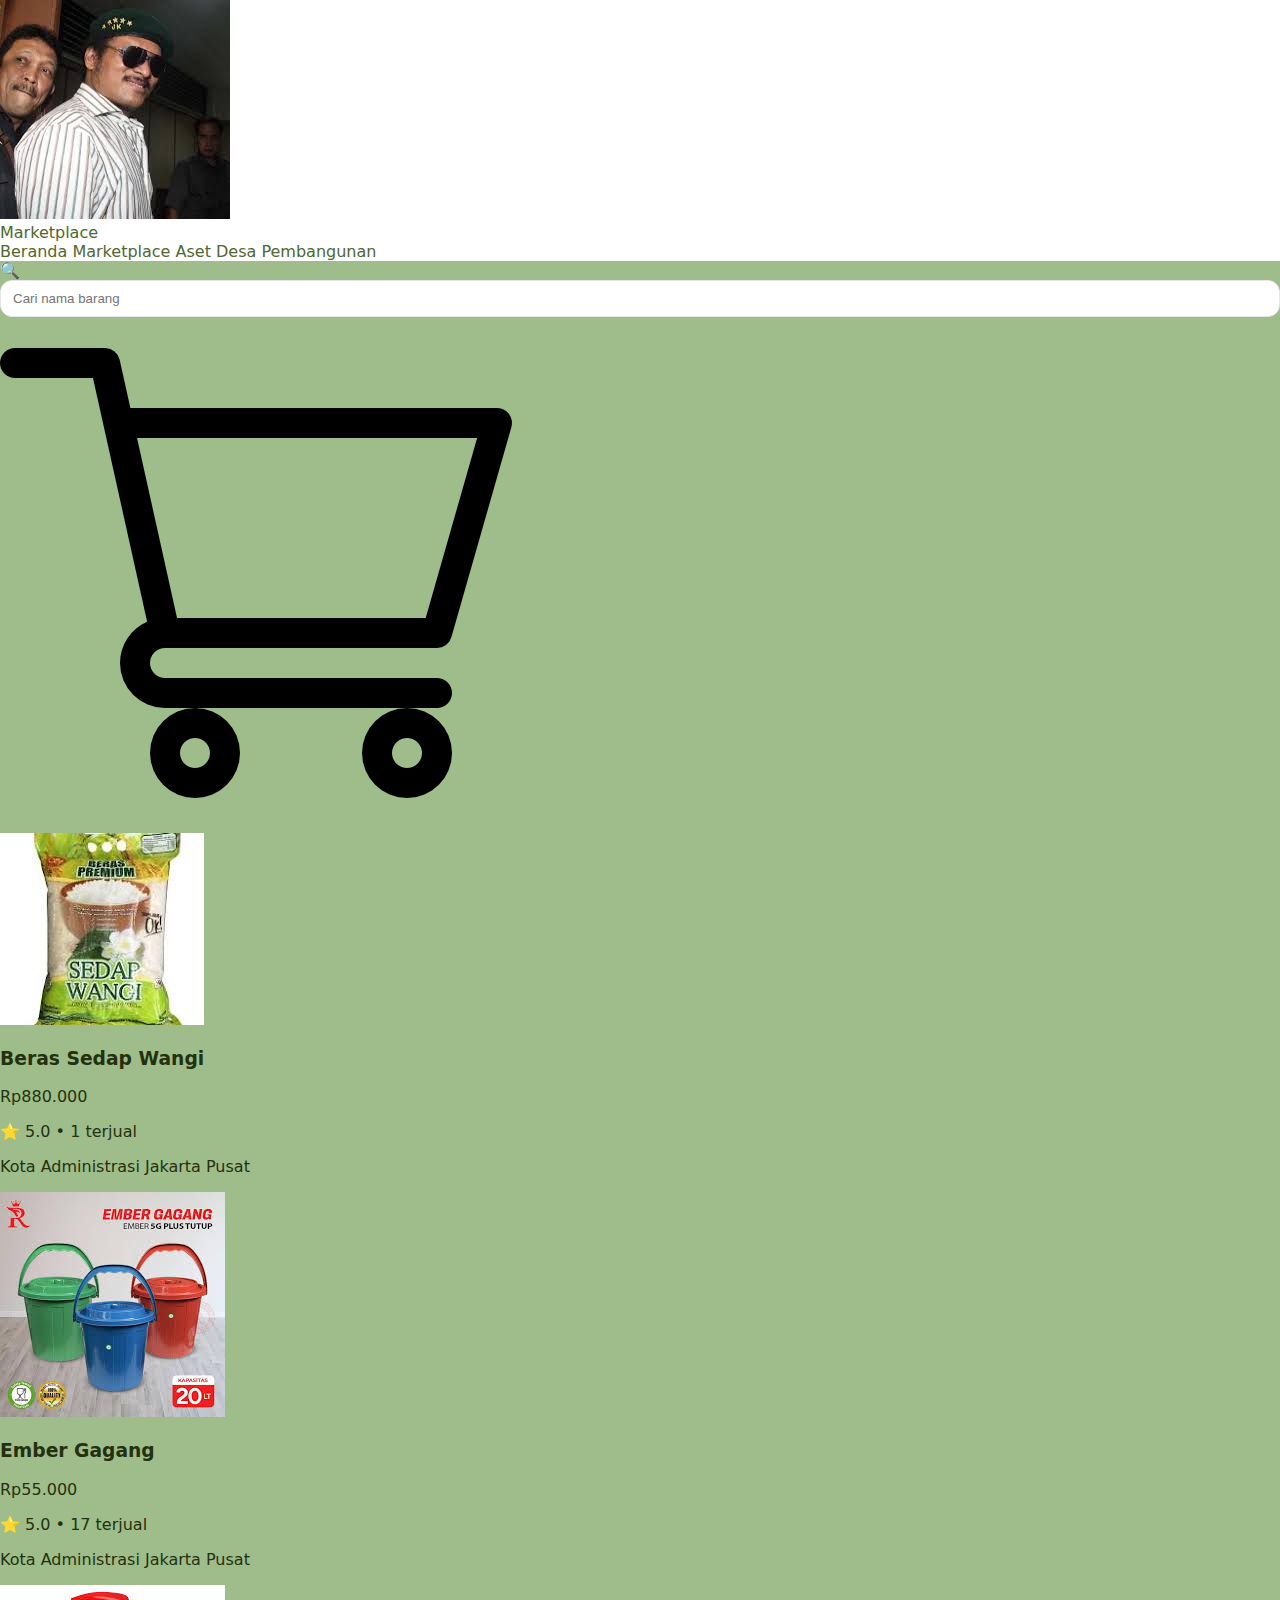
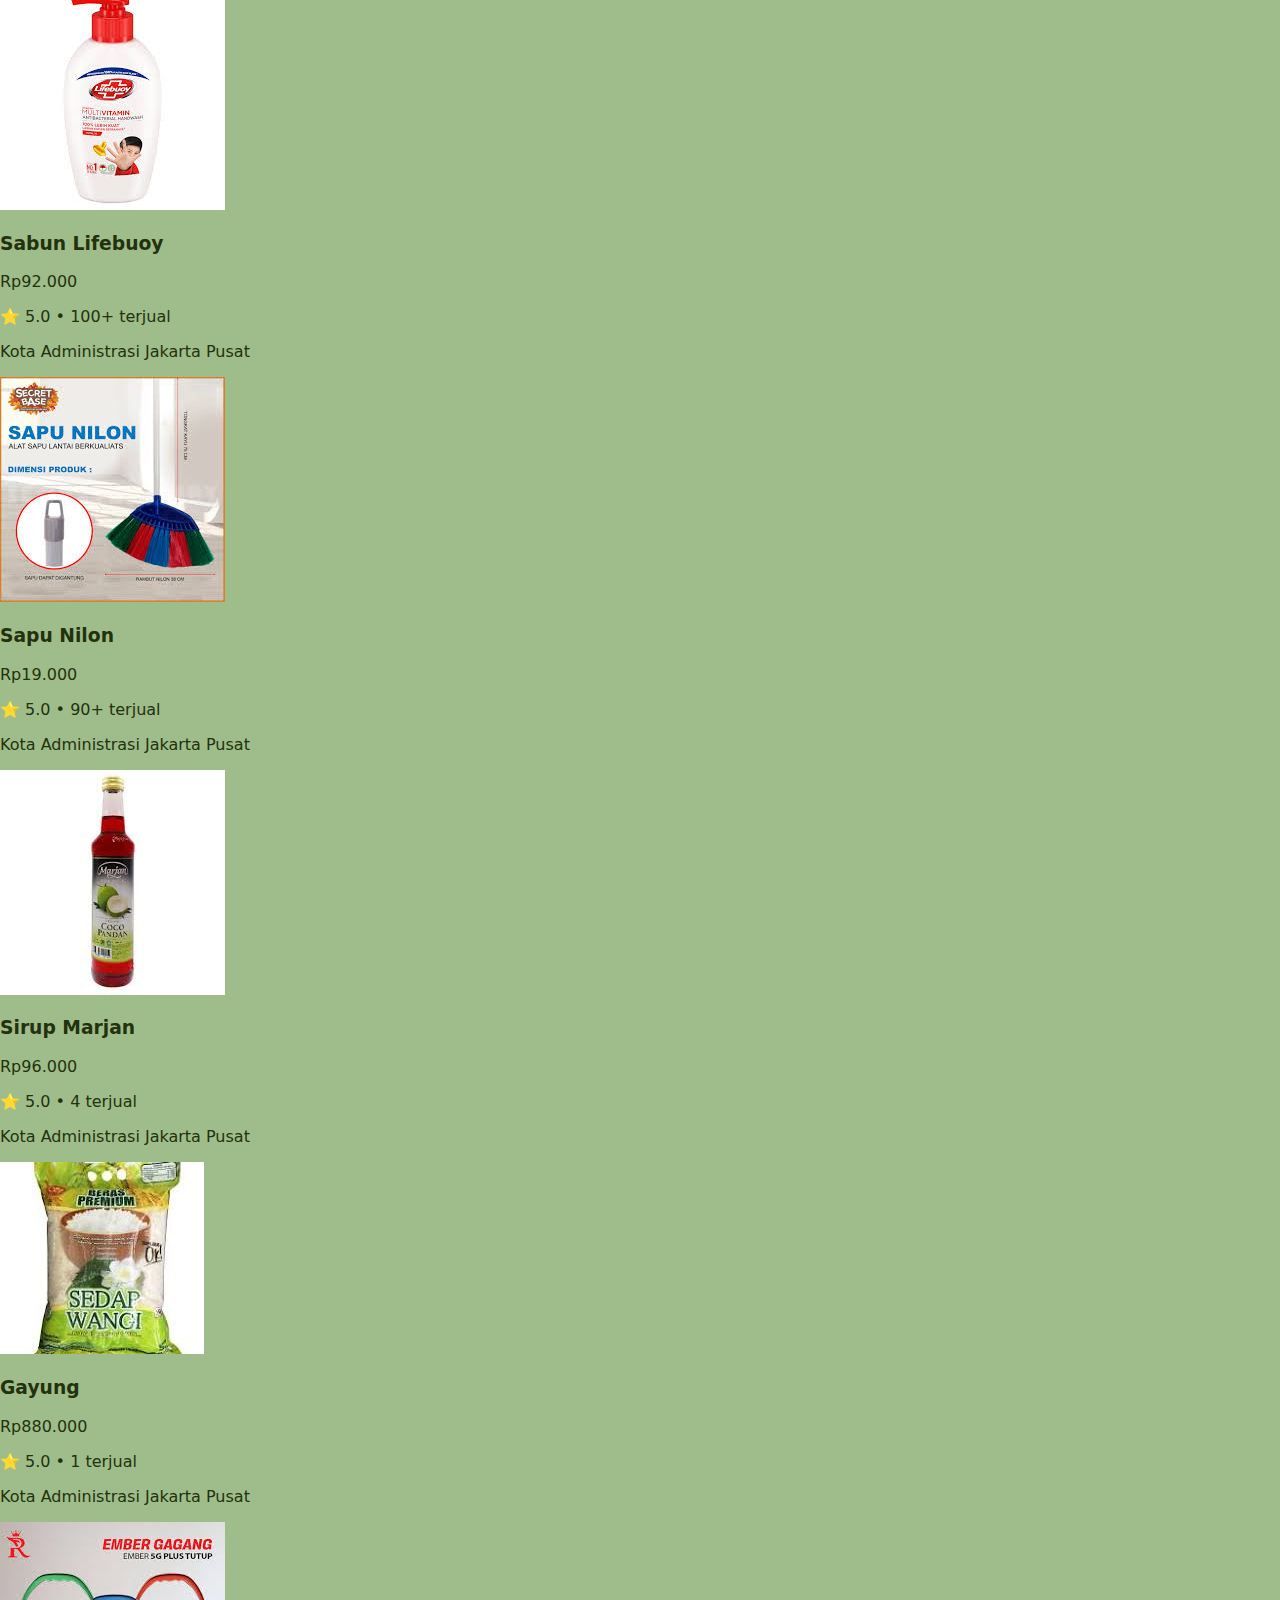
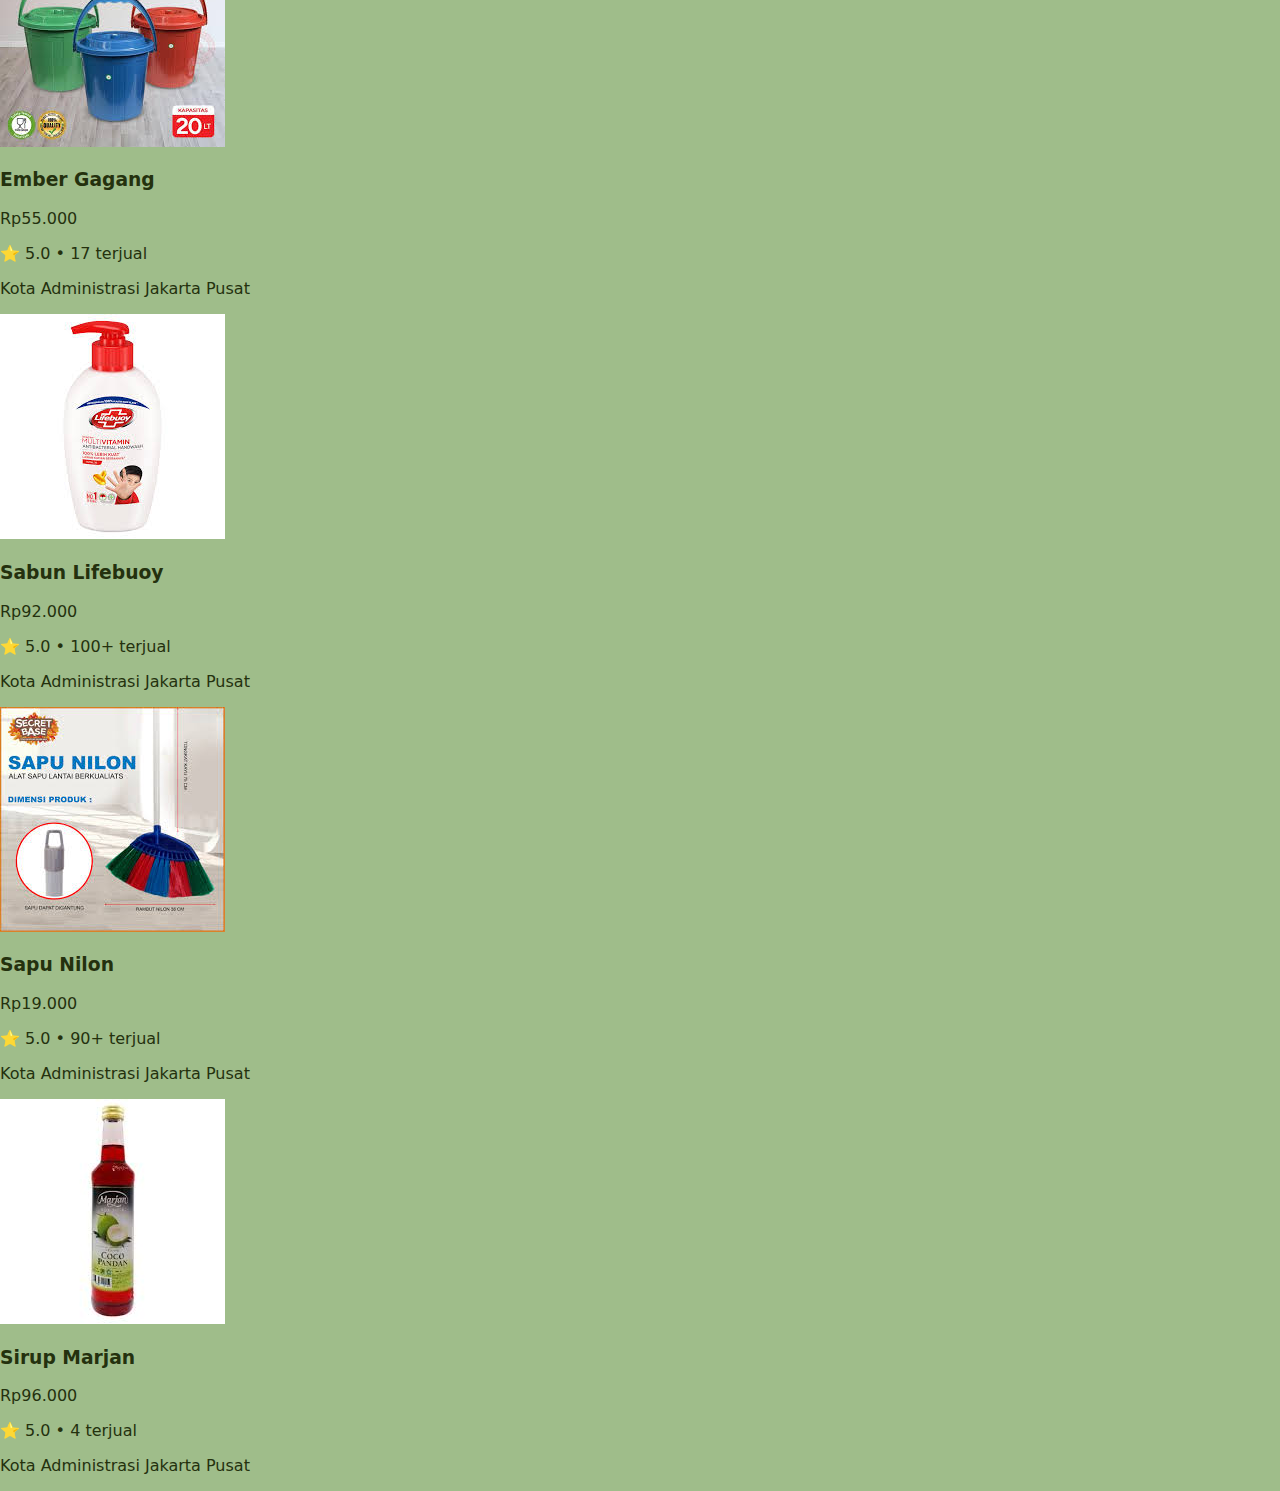
<file: index.html>
<!DOCTYPE html>
<html lang="id">
<head>
  <meta charset="UTF-8">
  <meta name="viewport" content="width=device-width, initial-scale=1.0">
  <title>Marketplace</title>
  <link rel="stylesheet" href="style.css">
</head>
<body>

 <!-- NAVBAR -->
  <header class="navbar">
    <div class="navbar-left">
      <img src="gambar/profile.jpeg" alt="Profile" class="profile-pic">
    </div>

    <div class="navbar-center">
      <div class="navbar-title">Marketplace</div>
    </div>

    <div class="navbar-right">
      <a href="#" class="nav-link">Beranda</a>
      <a href="#" class="nav-link">Marketplace</a>
      <a href="#" class="nav-link">Aset Desa</a>
      <a href="#" class="nav-link">Pembangunan</a>
    </div>
  </header>

  <!-- SEARCH BAR DI HIJAU MUDA -->
  <section class="search-area">
    <div class="search-wrapper">
      <div class="search-bar">
        <span class="search-icon">🔍</span>
        <input type="text" id="searchInput" placeholder="Cari nama barang">
      </div>
      <img src="gambar/Cart.png" alt="Cart" class="cart-icon">
    </div>
  </section>

  <!-- PRODUK GRID -->
  <main class="product-section">
    <div class="product-grid" id="productList">

      <div class="product-card">
        <img src="gambar/beras.jpeg" alt="Produk 1">
        <h3>Beras Sedap Wangi</h3>
        <p class="price">Rp880.000</p>
        <p class="rating">⭐ 5.0 • 1 terjual</p>
        <p class="location">Kota Administrasi Jakarta Pusat</p>
      </div>

      <div class="product-card">
        <img src="gambar/ember.jpeg" alt="Produk 2">
        <h3>Ember Gagang</h3>
        <p class="price">Rp55.000</p>
        <p class="rating">⭐ 5.0 • 17 terjual</p>
        <p class="location">Kota Administrasi Jakarta Pusat</p>
      </div>

      <div class="product-card">
        <img src="gambar/sabun.jpeg" alt="Produk 3">
        <h3>Sabun Lifebuoy</h3>
        <p class="price">Rp92.000</p>
        <p class="rating">⭐ 5.0 • 100+ terjual</p>
        <p class="location">Kota Administrasi Jakarta Pusat</p>
      </div>

      <div class="product-card">
        <img src="gambar/sapu.jpeg" alt="Produk 4">
        <h3>Sapu Nilon</h3>
        <p class="price">Rp19.000</p>
        <p class="rating">⭐ 5.0 • 90+ terjual</p>
        <p class="location">Kota Administrasi Jakarta Pusat</p>
      </div>

      <div class="product-card">
        <img src="gambar/sirup.jpeg" alt="Produk 5">
        <h3>Sirup Marjan</h3>
        <p class="price">Rp96.000</p>
        <p class="rating">⭐ 5.0 • 4 terjual</p>
        <p class="location">Kota Administrasi Jakarta Pusat</p>
      </div>

    <div class="product-card">
        <img src="gambar/beras.jpeg" alt="Produk 1">
        <h3>Gayung</h3>
        <p class="price">Rp880.000</p>
        <p class="rating">⭐ 5.0 • 1 terjual</p>
        <p class="location">Kota Administrasi Jakarta Pusat</p>
      </div>

      <div class="product-card">
        <img src="gambar/ember.jpeg" alt="Produk 2">
        <h3>Ember Gagang</h3>
        <p class="price">Rp55.000</p>
        <p class="rating">⭐ 5.0 • 17 terjual</p>
        <p class="location">Kota Administrasi Jakarta Pusat</p>
      </div>

      <div class="product-card">
        <img src="gambar/sabun.jpeg" alt="Produk 3">
        <h3>Sabun Lifebuoy</h3>
        <p class="price">Rp92.000</p>
        <p class="rating">⭐ 5.0 • 100+ terjual</p>
        <p class="location">Kota Administrasi Jakarta Pusat</p>
      </div>

      <div class="product-card">
        <img src="gambar/sapu.jpeg" alt="Produk 4">
        <h3>Sapu Nilon</h3>
        <p class="price">Rp19.000</p>
        <p class="rating">⭐ 5.0 • 90+ terjual</p>
        <p class="location">Kota Administrasi Jakarta Pusat</p>
      </div>

      <div class="product-card">
        <img src="gambar/sirup.jpeg" alt="Produk 5">
        <h3>Sirup Marjan</h3>
        <p class="price">Rp96.000</p>
        <p class="rating">⭐ 5.0 • 4 terjual</p>
        <p class="location">Kota Administrasi Jakarta Pusat</p>
      </div>

    </div>
  </main>
  <script src="script.js"></script>
</body>
</html>
</file>
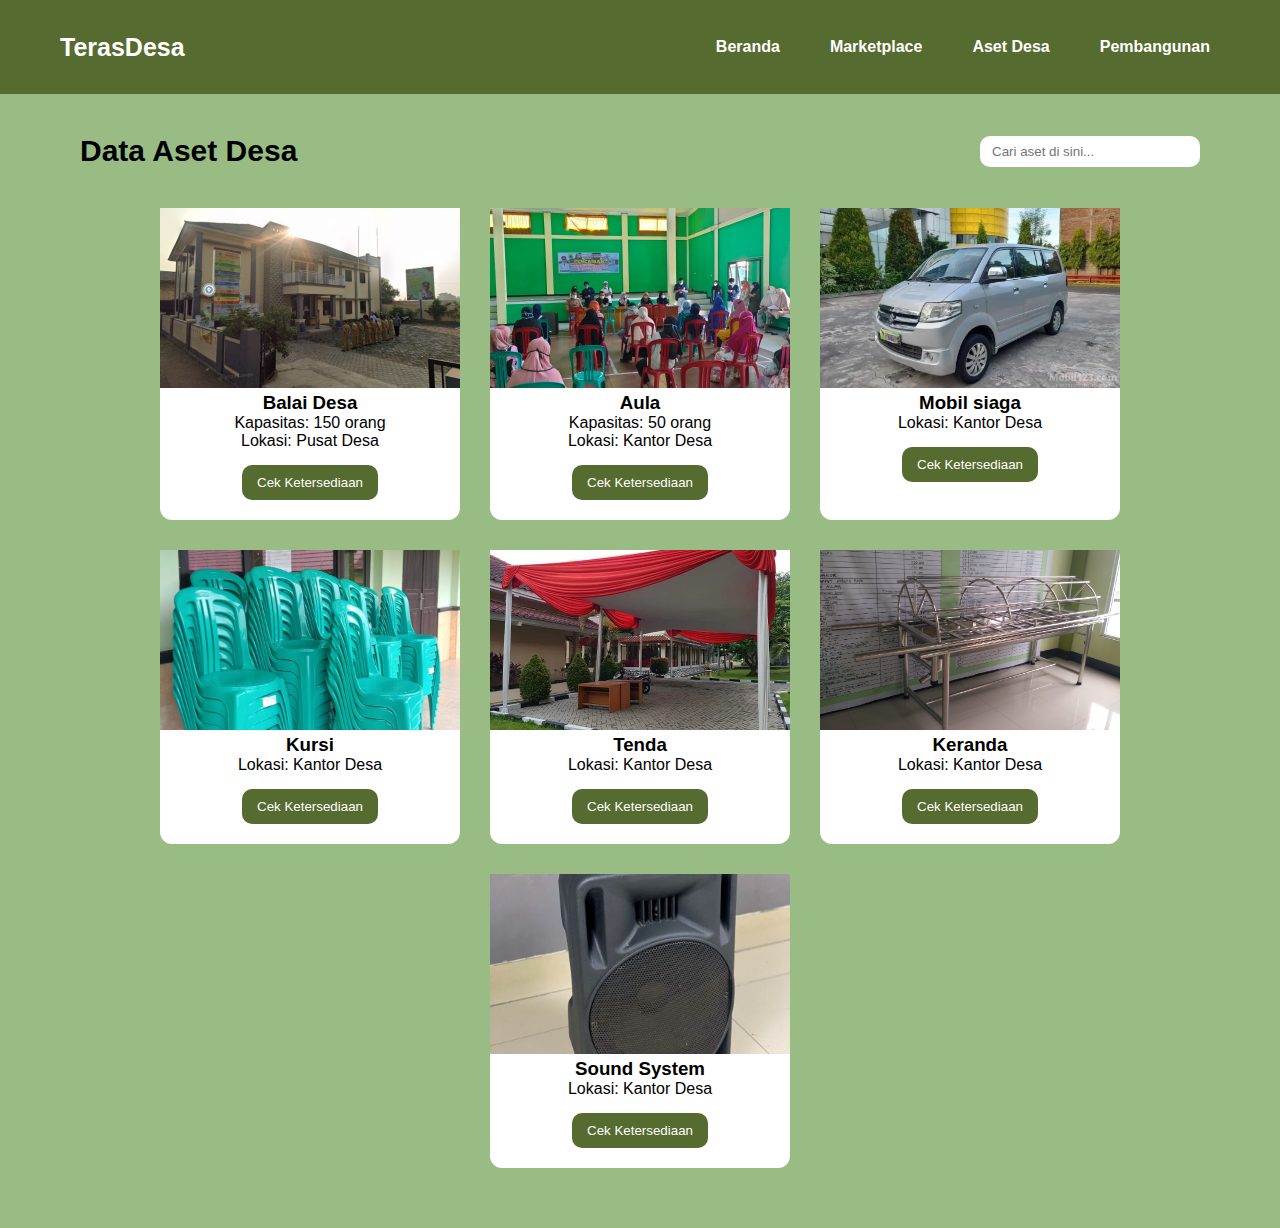
<file: aset.html>
<!DOCTYPE html>
<html lang="id">
  <head>
    <meta charset="UTF-8" />
    <meta name="viewport" content="width=device-width, initial-scale=1.0" />
    <title>TerasDesa - Data Aset</title>
    <link rel="stylesheet" href="asetStyle.css" />
  </head>
  <body onload="cekKetersediaan()">

    <div class="navbar">
      <div class="logo">TerasDesa</div>
        <div class="nav-links">
            <a href="homepage.html" class="nav-item">Beranda</a>
            <a href="marketplace.html" class="nav-item">Marketplace</a>
            <a href="aset.html" class="nav-item active">Aset Desa</a>
            <a href="#" class="nav-item">Pembangunan</a>
        </div>
    </div>

    <div class="judul-container">
        <h1>Data Aset Desa</h1>
        <input type="text" class="search-bar" placeholder="Cari aset di sini...">
    </div>

    <div class="card-container">
      <div class="card" data-status="tersedia">
        <img src="gambarAset/balai-desa.png" alt="Balai Desa" />
        <h3>Balai Desa</h3>
        <p>Kapasitas: 150 orang</p>
        <p>Lokasi: Pusat Desa</p>
        <button class="cek-ketersediaan">Cek Ketersediaan</button>
      </div>

      <div class="card" data-status="tersedia">
        <img src="gambarAset/aula.webp" alt="aula" />
        <h3>Aula</h3>
        <p>Kapasitas: 50 orang</p>
        <p>Lokasi: Kantor Desa</p>
        <button class="cek-ketersediaan">Cek Ketersediaan</button>
      </div>

      <div class="card" data-status="tidak-tersedia">
        <img src="gambarAset/mobil-siaga.jpg" alt="mobil-siaga" />
        <h3>Mobil siaga</h3>
        <p>Lokasi: Kantor Desa</p>
        <button class="cek-ketersediaan">Cek Ketersediaan</button>
      </div>

      <div class="card" data-status="tersedia">
        <img src="gambarAset/KURSI_PESTA.jpg" alt="kursi" />
        <h3>Kursi</h3>
        <p>Lokasi: Kantor Desa</p>
        <button class="cek-ketersediaan">Cek Ketersediaan</button>
      </div>

      <div class="card" data-status="tersedia">
        <img src="gambarAset/tenda.webp" alt="tenda" />
        <h3>Tenda</h3>
        <p>Lokasi: Kantor Desa</p>
        <button class="cek-ketersediaan">Cek Ketersediaan</button>
      </div>

      <div class="card" data-status="tersedia">
        <img src="gambarAset/keranda.jpg" alt="keranda" />
        <h3>Keranda</h3>
        <p>Lokasi: Kantor Desa</p>
        <button class="cek-ketersediaan">Cek Ketersediaan</button>
      </div>

      <div class="card" data-status="tidak-tersedia">
        <img src="gambarAset/speaker.jpeg" alt="sound-system" />
        <h3>Sound System</h3>
        <p>Lokasi: Kantor Desa</p>
        <button class="cek-ketersediaan">Cek Ketersediaan</button>
      </div>
    </div>

    <div id="popup" class="popup">
      <div class="popup-content">
        <h3 id="popup-title"></h3>
        <p id="popup-text"></p>
        <button id="popup-close">Tutup</button>
      </div>
    </div>

    <script src="asetScript.js"></script>
  </body>
</html>
</file>
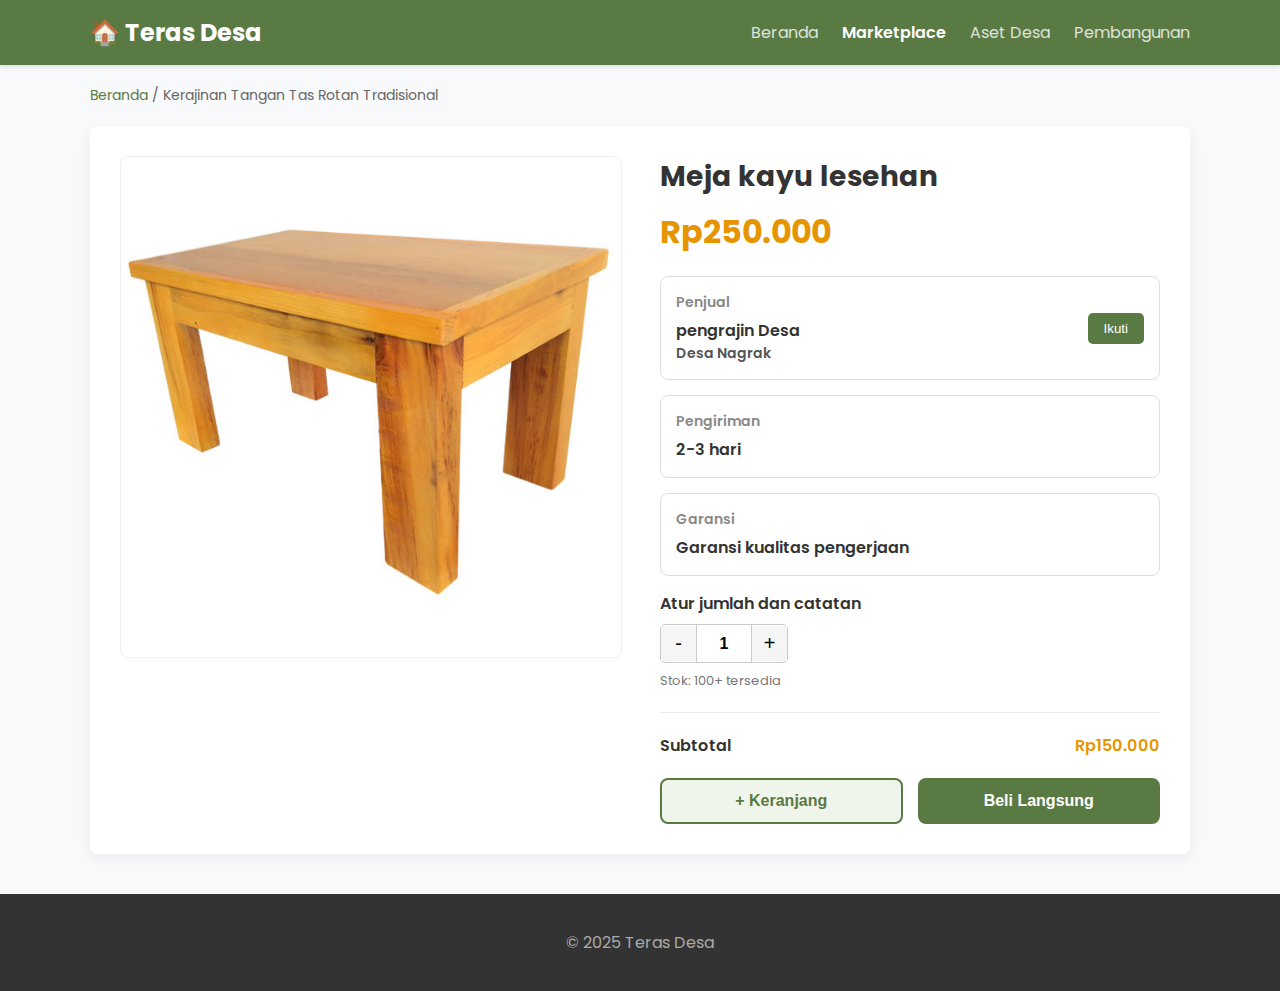
<file: DetailProduk.html>
<!DOCTYPE html>
<html lang="id">
<head>
    <meta charset="UTF-8">
    <meta name="viewport" content="width=device-width, initial-scale=1.0">
    <title>Detail Produk | Teras Desa</title>

    <link rel="stylesheet" href="DetailProduk.css">

    <link rel="preconnect" href="https://fonts.googleapis.com">
    <link rel="preconnect" href="https://fonts.gstatic.com" crossorigin>
    <link href="https://fonts.googleapis.com/css2?family=Poppins:wght@400;600;700&display=swap" rel="stylesheet">
</head>
<body>

    <header class="navbar">
        <div class="container">
            <a href="#" class="logo">🏠 Teras Desa</a>
            <nav class="nav-links">
                <a href="#">Beranda</a>
                <a href="#" class="active">Marketplace</a>
                <a href="#">Aset Desa</a>
                <a href="#">Pembangunan</a>
            </nav>
        </div>
    </header>

    <main class="container">
        <div class="breadcrumb">
            <a href="#">Beranda</a> / <span>Kerajinan Tangan Tas Rotan Tradisional</span>
        </div>

        <div class="product-detail">

            <div class="product-image">
                <img src="aset-detailproduk/meja-belajar-kecil.jpg" alt="meja-belajar-kecil">
            </div>

            <div class="product-info">
                <h1>Meja kayu lesehan</h1>
                <div class="harga">Rp250.000</div>

                <div class="info-box penjual">
                    <div>
                        <p class="label">Penjual</p>
                        <p class="nama-penjual">pengrajin Desa</p>
                        <p class="lokasi-penjual">Desa Nagrak</p>
                    </div>
                    <button class="tombol-ikuti">Ikuti</button>
                </div>

                <div class="info-box">
                    <p class="label">Pengiriman</p>
                    <p>2-3 hari</p>
                </div>
                <div class="info-box">
                    <p class="label">Garansi</p>
                    <p>Garansi kualitas pengerjaan</p>
                </div>

                <div class="atur-jumlah">
                    <label>Atur jumlah dan catatan</label>
                    <div class="quantity-control">
                        <button id="btn-kurang">-</button>
                        <input type="text" value="1" id="input-jumlah">
                        <button id="btn-tambah">+</button>
                    </div>
                    <span class="info-stok">Stok: 100+ tersedia</span>
                </div>

                <div class="subtotal">
                    <p>Subtotal</p>
                    <p class="harga-subtotal">Rp150.000</p>
                </div>
                
                <div class="tombol-aksi">
                    <button class="btn btn-keranjang">+ Keranjang</button>
                    <button class="btn btn-beli">Beli Langsung</button>
                </div>
            </div>

        </div>
    </main>
    
    <footer class="footer">
        <p>© 2025 Teras Desa</p>
    </footer>

    <script src="DetailProduk.js"></script>

</body>
</html>
</file>
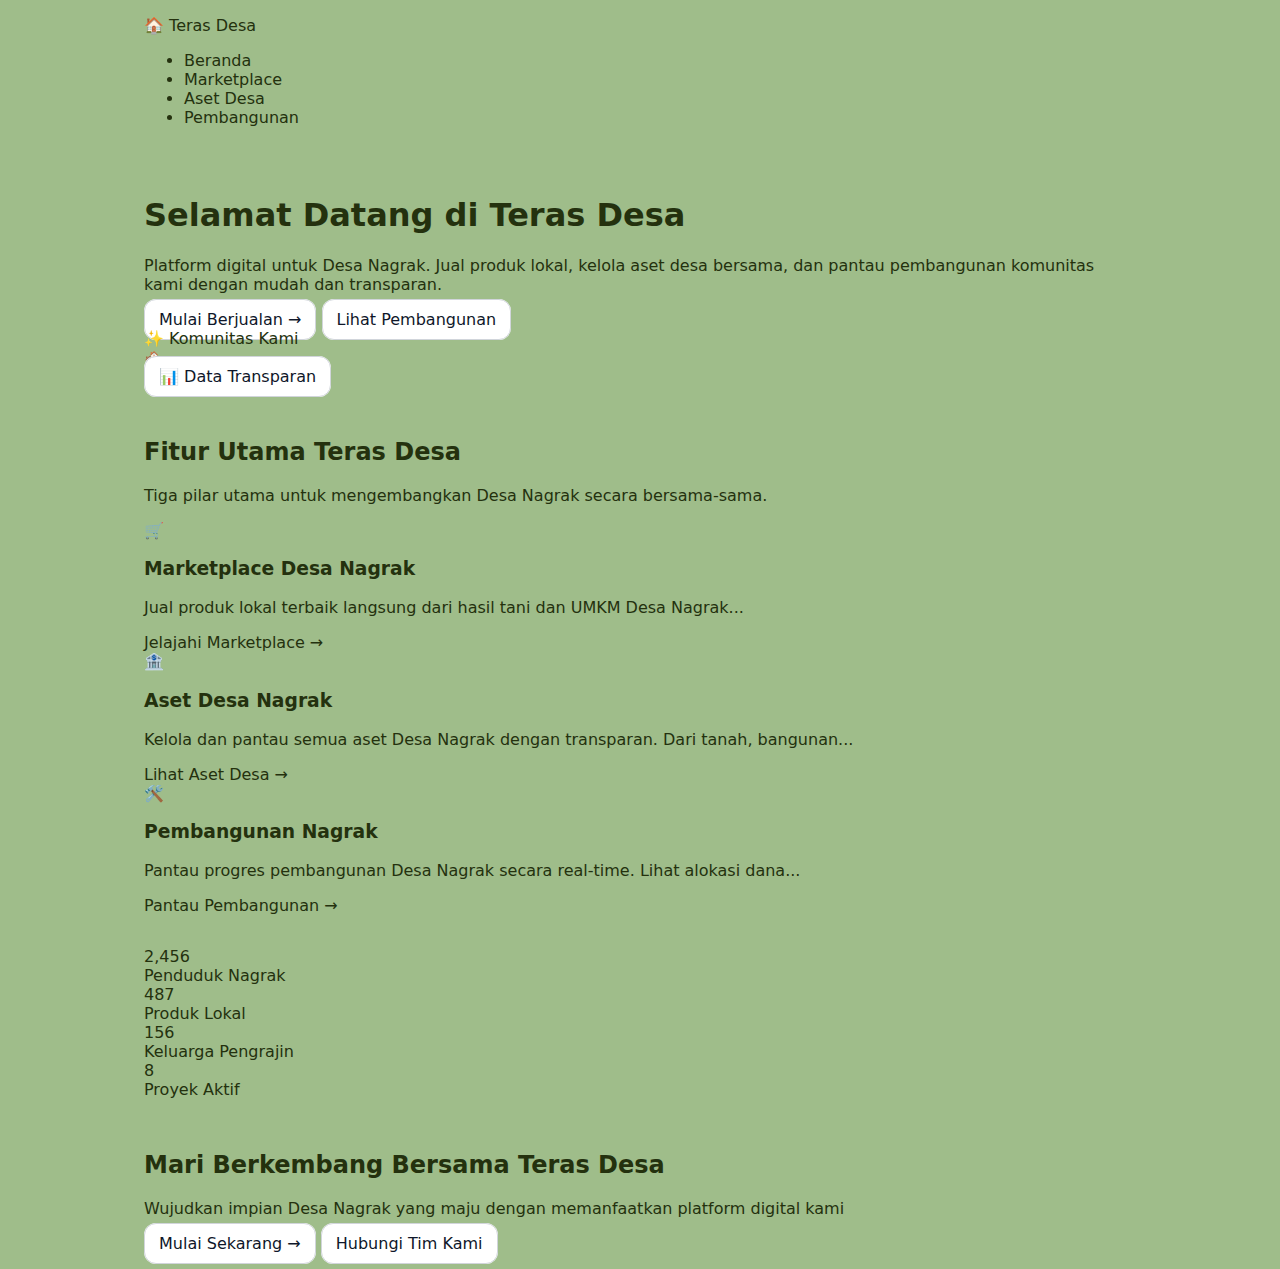
<file: homepage.html>
<!DOCTYPE html>
<html>
<head>
    <title>Desa Nagrak</title>
    <link rel="stylesheet" href="style.css">
    <link href="https://fonts.googleapis.com/css2?family=Poppins:wght@400;600;700&display=swap" rel="stylesheet">
</head>
<body>

    <div class="header">
        <div class="container">
            <div class="logo">
                🏠 Teras Desa
            </div>
            <div class="nav">
                <ul>
                    <li><a href="#" class="active">Beranda</a></li>
                    <li><a href="#">Marketplace</a></li>
                    <li><a href="#">Aset Desa</a></li>
                    <li><a href="#">Pembangunan</a></li>
                </ul>
            </div>
            <div class="clearfix"></div>
        </div>
    </div>

    <div class="bagianAtas">
        <div class="container">
            <div class="bagianAtas-text">
                <h1>Selamat Datang di Teras Desa</h1>
                <p>Platform digital untuk Desa Nagrak. Jual produk lokal, kelola aset desa bersama, dan pantau pembangunan komunitas kami dengan mudah dan transparan.</p>
                <a href="#" class="btn btn-orange">Mulai Berjualan &rarr;</a>
                <a href="#" class="btn btn-green-outline">Lihat Pembangunan</a>
            </div>

            <div class="bagianAtas-image">
                <div class="bagianAtas-image-box">
                    <span class="tag">✨ Komunitas Kami</span>
                    <div class="icon">🏘️</div>
                    <a href="#" class="btn btn-white">📊 Data Transparan</a>
                </div>
            </div>
            
            <div class="clearfix"></div>
        </div>
    </div>

    <div class="features">
        <div class="container">
            <div class="section-title">
                <h2>Fitur Utama Teras Desa</h2>
                <p>Tiga pilar utama untuk mengembangkan Desa Nagrak secara bersama-sama.</p>
            </div>

            <div class="features-wrapper">
                <div class="feature-box">
                    <div class="card-icon">🛒</div>
                    <h3>Marketplace Desa Nagrak</h3>
                    <p>Jual produk lokal terbaik langsung dari hasil tani dan UMKM Desa Nagrak...</p>
                    <a href="#" class="card-link">Jelajahi Marketplace &rarr;</a>
                </div>
                
                <div class="feature-box">
                    <div class="card-icon">🏦</div>
                    <h3>Aset Desa Nagrak</h3>
                    <p>Kelola dan pantau semua aset Desa Nagrak dengan transparan. Dari tanah, bangunan...</p>
                    <a href="#" class="card-link">Lihat Aset Desa &rarr;</a>
                </div>
                
                <div class="feature-box">
                    <div class="card-icon">🛠️</div>
                    <h3>Pembangunan Nagrak</h3>
                    <p>Pantau progres pembangunan Desa Nagrak secara real-time. Lihat alokasi dana...</p>
                    <a href="#" class="card-link">Pantau Pembangunan &rarr;</a>
                </div>
            </div>

            <div class="clearfix"></div>
        </div>
    </div>

    <div class="stats">
        <div class="container">
            <div class="stat-item">
                <div class="number">2,456</div>
                <div class="label">Penduduk Nagrak</div>
            </div>
            <div class="stat-item">
                <div class="number">487</div>
                <div class="label">Produk Lokal</div>
            </div>
            <div class="stat-item">
                <div class="number">156</div>
                <div class="label">Keluarga Pengrajin</div>
            </div>
            <div class="stat-item">
                <div class="number">8</div>
                <div class="label">Proyek Aktif</div>
            </div>
            <div class="clearfix"></div>
        </div>
    </div>

    <div class="cta">
        <div class="container">
            <h2>Mari Berkembang Bersama Teras Desa</h2>
            <p>Wujudkan impian Desa Nagrak yang maju dengan memanfaatkan platform digital kami</p>
            <a href="#" class="btn btn-orange">Mulai Sekarang &rarr;</a>
            <a href="#" class="btn btn-white-outline">Hubungi Tim Kami</a>
        </div>
    </div>
    
    <script src="script.js"></script>
</body>
</html>
</file>
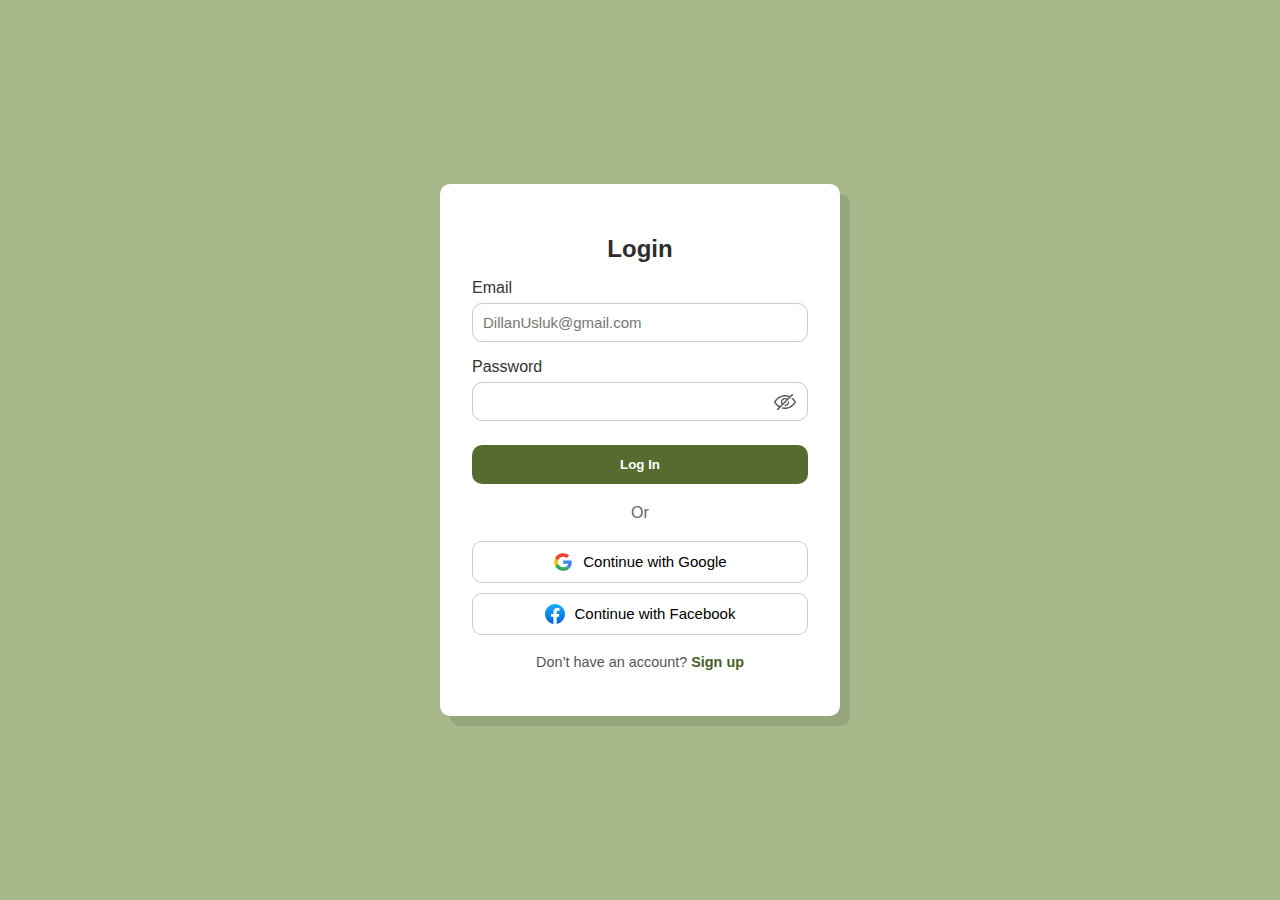
<file: login.html>
<!DOCTYPE html>
<html lang="en">

<head>
    <meta charset="UTF-8">
    <meta name="viewport" content="width=device-width, initial-scale=1.0">
    <title>Login TerasDesa</title>
    <link rel="stylesheet" href="LoginRegister.css">
    <script src="LoginRegister.js"></script>
</head>

<body>
    <div class="container">
        <div class="card">
            <h2>Login</h2>
            <form>
                <label>Email</label>
                <input type="email" placeholder="DillanUsluk@gmail.com" required>

                <label>Password</label>
                <div class="password-field">
                    <input type="password" id="loginPassword" required>
                    <img src="assets/hide.png" alt="Show password" class="toggle" id="toggleIcon" onclick="togglePassword('loginPassword',this)">
                </div>

                <button type="submit" class="btn">Log In</button>
            </form>

            <div class="divider">Or</div>

            <button class="btn-google"><img src="assets/google.svg" alt="">Continue with Google</button>
            <button class="btn-facebook"><img src="assets/Facebook_icon.svg" alt="">Continue with Facebook</button>

            <p class="signup-link">Don’t have an account? <a href="register.html">Sign up</a></p>
        </div>
    </div>

</body>

</html>
</file>
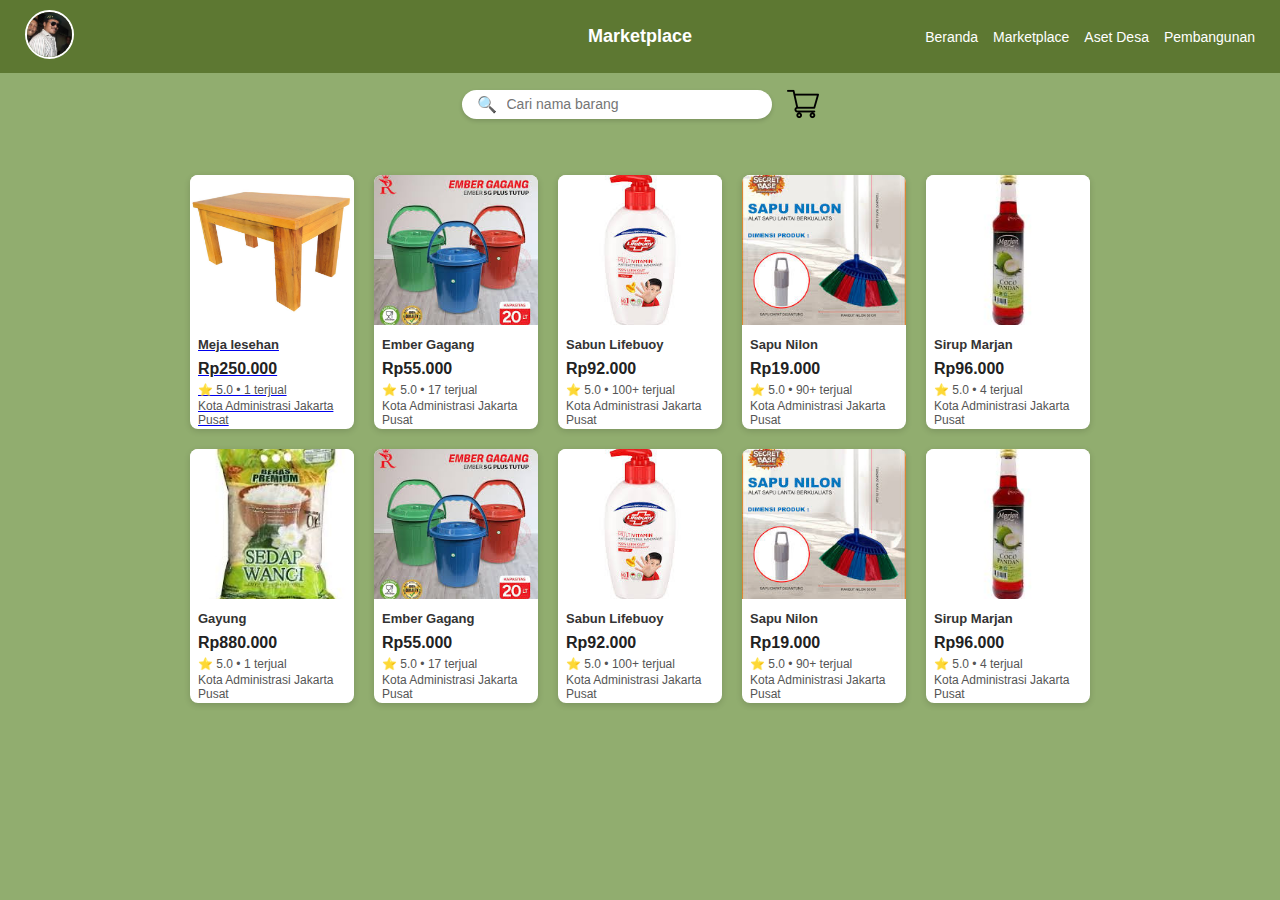
<file: marketplace.html>
<!DOCTYPE html>
<html lang="id">
<head>
  <meta charset="UTF-8">
  <meta name="viewport" content="width=device-width, initial-scale=1.0">
  <title>Marketplace</title>
  <link rel="stylesheet" href="marketplaceStyle.css">
</head>
<body>

 <!-- NAVBAR -->
  <header class="navbar">
    <div class="navbar-left">
      <img src="gambar/profile.jpeg" alt="Profile" class="profile-pic">
    </div>

    <div class="navbar-center">
      <div class="navbar-title">Marketplace</div>
    </div>

    <div class="navbar-right">
      <a href="homepage.html" class="nav-link">Beranda</a>
      <a href="marketplace.html" class="nav-link">Marketplace</a>
      <a href="aset.html" class="nav-link">Aset Desa</a>
      <a href="#" class="nav-link">Pembangunan</a>
    </div>
  </header>

  <!-- SEARCH BAR DI HIJAU MUDA -->
  <section class="search-area">
    <div class="search-wrapper">
      <div class="search-bar">
        <span class="search-icon">🔍</span>
        <input type="text" id="searchInput" placeholder="Cari nama barang">
      </div>
      <img src="gambar/Cart.png" alt="Cart" class="cart-icon">
    </div>
  </section>

  <!-- PRODUK GRID -->
  <main class="product-section">
    <div class="product-grid" id="productList">
      <a href="DetailProduk.html">
      <div class="product-card">
        <img src="aset-detailproduk/meja-belajar-kecil.jpg" alt="Produk 1">
        <h3>Meja lesehan</h3>
        <p class="price">Rp250.000</p>
        <p class="rating">⭐ 5.0 • 1 terjual</p>
        <p class="location">Kota Administrasi Jakarta Pusat</p>
      </div>
      </a>

      <div class="product-card">
        <img src="gambar/ember.jpeg" alt="Produk 2">
        <h3>Ember Gagang</h3>
        <p class="price">Rp55.000</p>
        <p class="rating">⭐ 5.0 • 17 terjual</p>
        <p class="location">Kota Administrasi Jakarta Pusat</p>
      </div>

      <div class="product-card">
        <img src="gambar/sabun.jpeg" alt="Produk 3">
        <h3>Sabun Lifebuoy</h3>
        <p class="price">Rp92.000</p>
        <p class="rating">⭐ 5.0 • 100+ terjual</p>
        <p class="location">Kota Administrasi Jakarta Pusat</p>
      </div>

      <div class="product-card">
        <img src="gambar/sapu.jpeg" alt="Produk 4">
        <h3>Sapu Nilon</h3>
        <p class="price">Rp19.000</p>
        <p class="rating">⭐ 5.0 • 90+ terjual</p>
        <p class="location">Kota Administrasi Jakarta Pusat</p>
      </div>

      <div class="product-card">
        <img src="gambar/sirup.jpeg" alt="Produk 5">
        <h3>Sirup Marjan</h3>
        <p class="price">Rp96.000</p>
        <p class="rating">⭐ 5.0 • 4 terjual</p>
        <p class="location">Kota Administrasi Jakarta Pusat</p>
      </div>

    <div class="product-card">
        <img src="gambar/beras.jpeg" alt="Produk 1">
        <h3>Gayung</h3>
        <p class="price">Rp880.000</p>
        <p class="rating">⭐ 5.0 • 1 terjual</p>
        <p class="location">Kota Administrasi Jakarta Pusat</p>
      </div>

      <div class="product-card">
        <img src="gambar/ember.jpeg" alt="Produk 2">
        <h3>Ember Gagang</h3>
        <p class="price">Rp55.000</p>
        <p class="rating">⭐ 5.0 • 17 terjual</p>
        <p class="location">Kota Administrasi Jakarta Pusat</p>
      </div>

      <div class="product-card">
        <img src="gambar/sabun.jpeg" alt="Produk 3">
        <h3>Sabun Lifebuoy</h3>
        <p class="price">Rp92.000</p>
        <p class="rating">⭐ 5.0 • 100+ terjual</p>
        <p class="location">Kota Administrasi Jakarta Pusat</p>
      </div>

      <div class="product-card">
        <img src="gambar/sapu.jpeg" alt="Produk 4">
        <h3>Sapu Nilon</h3>
        <p class="price">Rp19.000</p>
        <p class="rating">⭐ 5.0 • 90+ terjual</p>
        <p class="location">Kota Administrasi Jakarta Pusat</p>
      </div>

      <div class="product-card">
        <img src="gambar/sirup.jpeg" alt="Produk 5">
        <h3>Sirup Marjan</h3>
        <p class="price">Rp96.000</p>
        <p class="rating">⭐ 5.0 • 4 terjual</p>
        <p class="location">Kota Administrasi Jakarta Pusat</p>
      </div>

    </div>
  </main>
  <script src="marketplaceScript.js"></script>
</body>
</html>
</file>
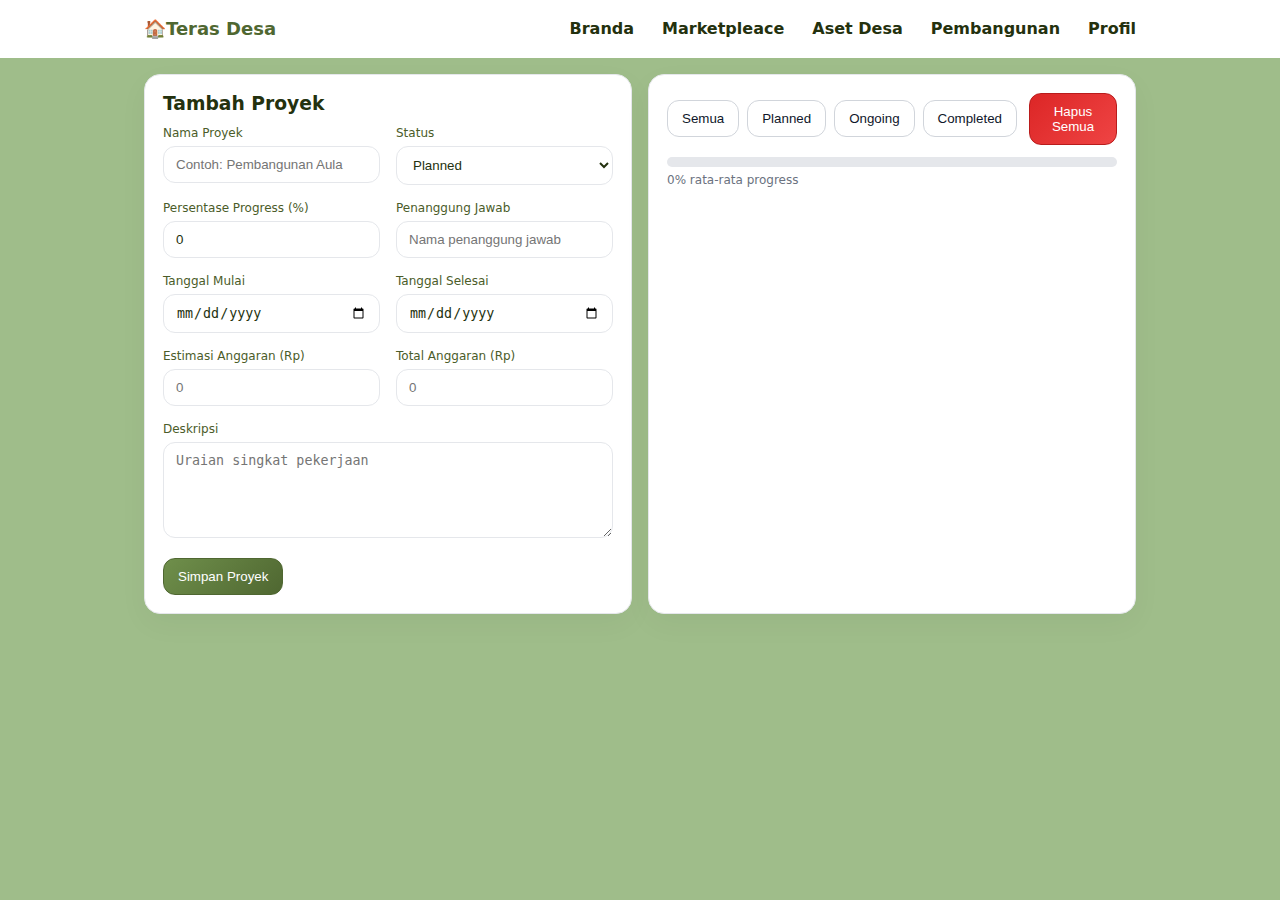
<file: pembangunan.html>
<!DOCTYPE html>
<html lang="id">
<head>
  <meta charset="utf-8"/>
  <meta name="viewport" content="width=device-width, initial-scale=1"/>
  <title>Pembangunan • TerasDesa</title>
  <link rel="stylesheet" href="style.css"/>
</head>
<body>
  <header>
    <div class="container">
      <h1 class="brand"><span class="icon">🏠</span><span>Teras Desa</span></h1>
      <nav class="tabs">
         <a href="">Branda</a>
        <a href="">Marketpleace</a>
        <a href="">Aset Desa</a>
        <a href="pembangunan.html">Pembangunan</a>
        <a href="profile.html">Profil</a>
      </nav>
    </div>
  </header>

  <main class="container grid two">
    <section class="card">
      <h3 style="margin:0 0 12px">Tambah Proyek</h3>
      <form id="proj-form" class="grid two">
        <div>
          <label>Nama Proyek</label>
          <input id="p-name" type="text" placeholder="Contoh: Pembangunan Aula"/>
        </div>
        <div>
          <label>Status</label>
          <select id="p-status">
            <option value="planned">Planned</option>
            <option value="ongoing">Ongoing</option>
            <option value="completed">Completed</option>
          </select>
        </div>
        <div>
          <label>Persentase Progress (%)</label>
          <input id="p-progress" type="number" min="0" max="100" step="1" value="0"/>
        </div>
        <div>
          <label>Penanggung Jawab</label>
          <input id="p-owner" type="text" placeholder="Nama penanggung jawab"/>
        </div>
        <div>
          <label>Tanggal Mulai</label>
          <input id="p-start" type="date"/>
        </div>
        <div>
          <label>Tanggal Selesai</label>
          <input id="p-end" type="date"/>
        </div>
        <div>
          <label>Estimasi Anggaran (Rp)</label>
          <input id="p-est" type="number" step="1000" min="0" placeholder="0"/>
        </div>
        <div>
          <label>Total Anggaran (Rp)</label>
          <input id="p-total" type="number" step="1000" min="0" placeholder="0"/>
        </div>
        <div style="grid-column:1/-1">
          <label>Deskripsi</label>
          <textarea id="p-desc" placeholder="Uraian singkat pekerjaan"></textarea>
        </div>
        <div style="grid-column:1/-1">
          <button class="btn primary" type="submit">Simpan Proyek</button>
        </div>
      </form>
    </section>

    <section class="card">
      <div class="row" style="justify-content:space-between">
        <div class="row" style="gap:8px">
          <button class="btn" data-filter="all">Semua</button>
          <button class="btn" data-filter="planned">Planned</button>
          <button class="btn" data-filter="ongoing">Ongoing</button>
          <button class="btn" data-filter="completed">Completed</button>
        </div>
        <button id="clear" class="btn warn">Hapus Semua</button>
      </div>

      <div style="margin:12px 0">
        <div class="progress"><div id="bar" style="width:0%"></div></div>
        <div id="percent" style="font-size:12px;color:#6b7280;margin-top:6px">0% rata-rata progress</div>
      </div>

      <div id="list" class="list"></div>
    </section>
  </main>

  <script src="pembangunan.js" defer></script>
</body>
</html>
</file>
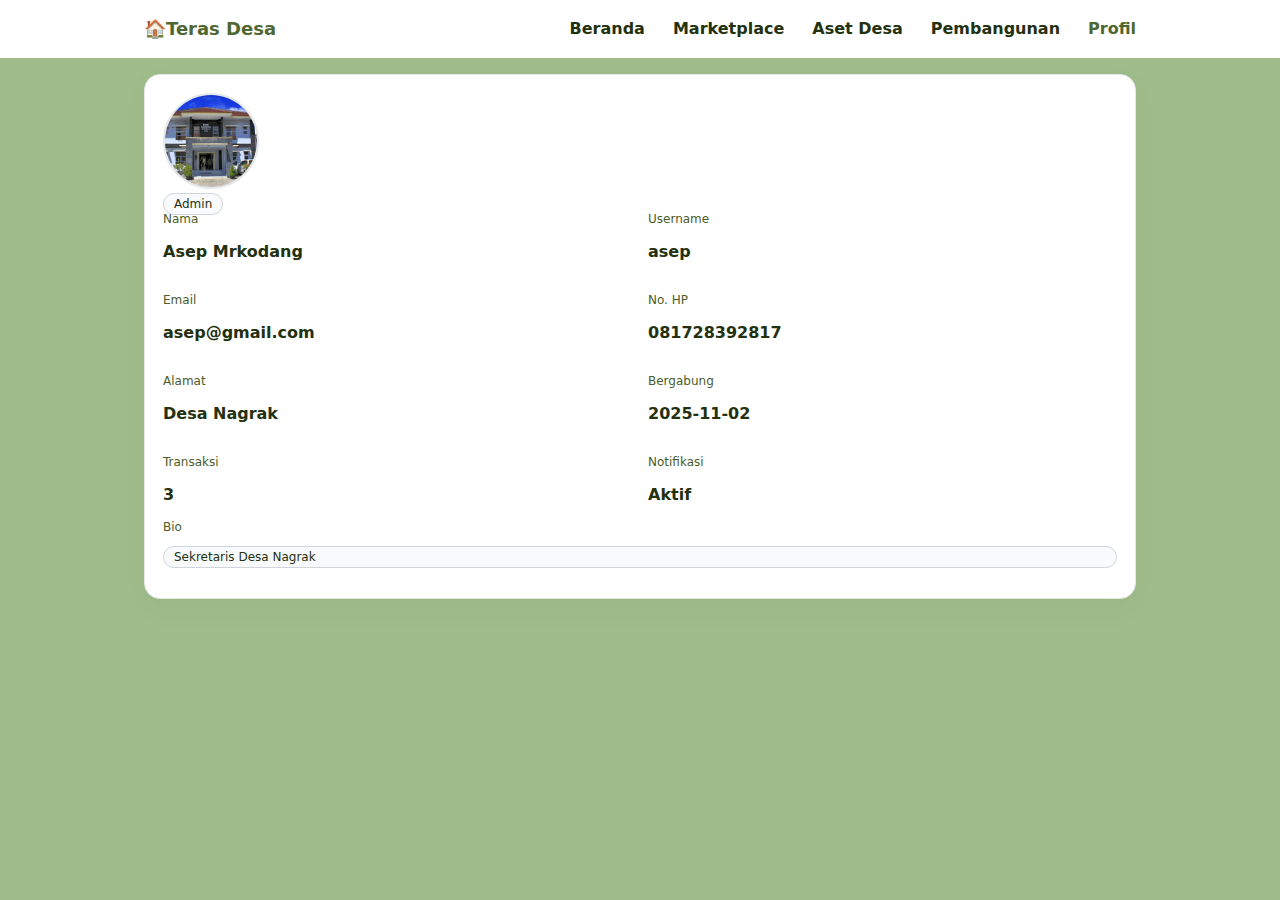
<file: profile.html>
<!DOCTYPE html>
<html lang="id">
<head>
  <meta charset="utf-8"/>
  <meta name="viewport" content="width=device-width, initial-scale=1"/>
  <title>Profil User • TerasDesa</title>
  <link rel="stylesheet" href="style.css"/>
</head>
<body>
  <header>
    <div class="container">
      <h1 class="brand"><span class="icon">🏠</span><span>Teras Desa</span></h1>
      <nav class="tabs">
        <a href="#">Beranda</a>
        <a href="#">Marketplace</a>
        <a href="#">Aset Desa</a>
        <a href="pembangunan.html">Pembangunan</a>
        <a href="profile.html" aria-current="page">Profil</a>
      </nav>
    </div>
  </header>

  <main class="container">
    <section class="card">
      <div class="profile-grid">
        <div class="avatar-wrap">
          <img id="avatar" class="avatar" src="kantor.jpg" alt="avatar"/>
          <div><span id="out-role" class="chip">Admin</span></div>
        </div>

        <div class="profile-info">
          <div class="grid two">
            <div>
              <label>Nama</label>
              <p id="out-name"><strong>Asep Mrkodang</strong></p>
            </div>
            <div>
              <label>Username</label>
              <p id="out-username"><strong>asep</strong></p>
            </div>
            <div>
              <label>Email</label>
              <p id="out-email"><strong>asep@gmail.com</strong></p>
            </div>
            <div>
              <label>No. HP</label>
              <p id="out-phone"><strong>081728392817</strong></p>
            </div>
            <div>
              <label>Alamat</label>
              <p id="out-address"><strong>Desa Nagrak</strong></p>
            </div>
            <div>
              <label>Bergabung</label>
              <p id="out-joined"><strong>2025-11-02</strong></p>
            </div>
            <div>
              <label>Transaksi</label>
              <p id="out-orders"><strong>3</strong></p>
            </div>
            <div>
              <label>Notifikasi</label>
              <p id="out-notif"><strong>Aktif</strong></p>
            </div>
          </div>

          <div>
            <label>Bio</label>
            <p id="out-bio" class="chip">Sekretaris Desa Nagrak</p>
          </div>
        </div>
      </div>
    </section>
  </main>
</body>
</html>
</file>
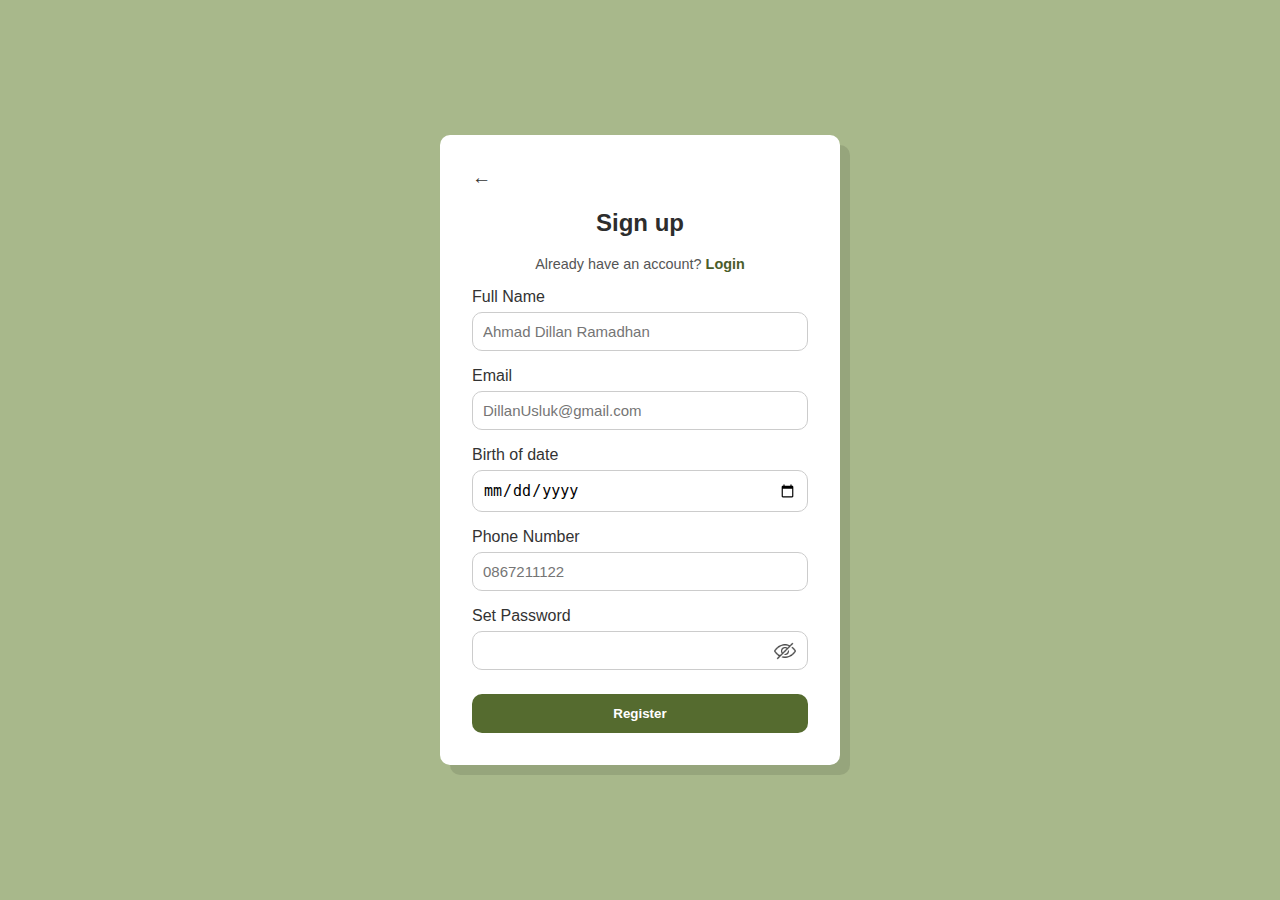
<file: register.html>
<!DOCTYPE html>
<html lang="en">
<head>
  <meta charset="UTF-8">
  <meta name="viewport" content="width=device-width, initial-scale=1.0">
  <title>Register TerasDesa</title>
  <link rel="stylesheet" href="LoginRegister.css">
  <script src="LoginRegister.js"></script>
</head>
<body>
  <div class="container">
    <div class="card">
      <a href="login.html" class="back-arrow">←</a>
      <h2>Sign up</h2>
      <p class="login-link">Already have an account? <a href="login.html">Login</a></p>

      <form>
        <label>Full Name</label>
        <input type="text" placeholder="Ahmad Dillan Ramadhan" required>

        <label>Email</label>
        <input type="email" placeholder="DillanUsluk@gmail.com" required>

        <label>Birth of date</label>
        <input type="date" required>

        <label>Phone Number</label>
        <div class="phone-field">
          <input type="tel" placeholder="0867211122" required>
        </div>

        <label>Set Password</label>
        <div class="password-field">
          <input type="password" id="registerPassword" required>
          <img src="assets-LoginRegister/hide.png" alt="Show password" class="toggle" id="toggleIcon" onclick="togglePassword('registerPassword',this)">
        </div>

        <button type="submit" class="btn">Register</button>
      </form>
    </div>
  </div>


</body>
</html>
</file>
<file: style.css>
* {
  box-sizing: border-box;
}

html,
body {
  margin: 0;
  padding: 0;
  font-family: system-ui, -apple-system, Segoe UI, Roboto, Ubuntu, Cantarell, Noto Sans, sans-serif;
  background: #9fbd8a;
  color: #24310e;
}

a {
  text-decoration: none;
  color: inherit;
}

.container {
  max-width: 1024px;
  margin: 0 auto;
  padding: 16px;
}

header {
  position: sticky;
  top: 0;
  z-index: 10;
  background: #fff !important;
  color: #4f6731;
  border-bottom: none;
}

header .container {
  display: flex;
  align-items: center;
  justify-content: space-between;
}

header h1 {
  font-size: 18px;
  margin: 0;
  font-weight: 700;
  color: #4f6731;
}

.tabs {
  display: flex;
  gap: 28px;
  margin: 0;
  padding: 0;
}

.tabs a {
  background: transparent !important;
  border: none !important;
  border-radius: 0 !important;
  padding: 0 !important;
  color: #24310e !important;
  font-weight: 600;
  transition: color 0.2s ease, border-color 0.2s ease;
  border-bottom: 2px solid transparent;
  line-height: 1.6;
}

.tabs a.active,
.tabs a[aria-current="page"] {
  color: #4f6731 !important;
  border-bottom-color: #4f6731;
}

@media (hover: hover) and (pointer: fine) {
  .tabs a:hover,
  .tabs a:focus-visible {
    color: #4f6731 !important;
    border-bottom-color: #4f6731;
    outline: none;
  }
}

@media (hover: none) {
  .tabs a:active {
    color: #4f6731 !important;
    border-bottom-color: #4f6731;
  }
}

.btn {
  appearance: none;
  border: 1px solid #d1d5db;
  background: #fff;
  color: #0f172a;
  border-radius: 12px;
  padding: 10px 14px;
  cursor: pointer;
  transition: transform 0.06s ease, box-shadow 0.2s ease, background 0.2s ease;
}

.btn:hover {
  box-shadow: 0 12px 22px rgba(2, 8, 23, 0.08);
}

.btn:active {
  transform: translateY(1px);
}

.btn.primary,
.btn-primary {
  background: linear-gradient(135deg, #6f8f4b, #4f6731);
  border-color: #4f6731;
  color: #fff;
}

.btn.primary:hover,
.btn-primary:hover {
  background: linear-gradient(135deg, #4f6731, #3e5525);
}

.btn.warn,
.btn-danger {
  background: linear-gradient(135deg, #dc2626, #ef4444);
  border-color: #b91c1c;
  color: #fff;
}

.btn.warn:hover,
.btn-danger:hover {
  background: linear-gradient(135deg, #991b1b, #dc2626);
}

.btn.block {
  width: 100%;
}

.card {
  background: #ffffff;
  border: 1px solid #e5e7eb;
  border-radius: 16px;
  padding: 18px;
  box-shadow: 0 10px 30px rgba(2, 8, 23, 0.04);
}

.grid {
  display: grid;
  gap: 16px;
}

.grid.two {
  grid-template-columns: 1fr 1fr;
}

.grid.three {
  grid-template-columns: repeat(3, 1fr);
}

label {
  display: block;
  font-size: 12px;
  color: #4b5c29;
  margin-bottom: 6px;
}

input,
textarea,
select {
  width: 100%;
  padding: 10px 12px;
  border: 1px solid #e5e7eb;
  border-radius: 12px;
  background: #fff;
  color: #24310e;
  transition: border-color 0.2s ease, box-shadow 0.2s ease;
}

input:focus,
textarea:focus,
select:focus {
  outline: 0;
  border-color: #6f8f4b;
  box-shadow: 0 0 0 3px rgba(79, 103, 49, 0.25);
}

textarea {
  min-height: 96px;
  resize: vertical;
}

.avatar {
  width: 96px;
  height: 96px;
  border-radius: 50%;
  object-fit: cover;
  border: 2px solid #e5e7eb;
  background: #eef2ff;
}

.row {
  display: flex;
  align-items: center;
  gap: 12px;
}

.stat {
  display: flex;
  flex-direction: column;
  gap: 4px;
}

.stat h3 {
  margin: 0;
  font-size: 14px;
  color: #64748b;
}

.stat strong {
  font-size: 18px;
}

.list {
  display: flex;
  flex-direction: column;
  gap: 10px;
}

.item {
  display: flex;
  align-items: center;
  gap: 12px;
  border: 1px solid #e5e7eb;
  border-radius: 12px;
  background: #fff;
  padding: 12px;
  transition: box-shadow 0.2s ease, transform 0.05s ease;
}

.item:hover {
  box-shadow: 0 10px 20px rgba(2, 8, 23, 0.06);
}

.item:active {
  transform: translateY(1px);
}

.chip {
  font-size: 12px;
  border: 1px solid #d1d5db;
  border-radius: 999px;
  padding: 3px 10px;
  background: #f8fafc;
}

.progress {
  width: 100%;
  height: 10px;
  background: #e5e7eb;
  border-radius: 999px;
  overflow: hidden;
}

.progress > div {
  height: 100%;
  background: linear-gradient(135deg, #5c7f3c, #4f6731);
}

@media (max-width: 768px) {
  .grid.two {
    grid-template-columns: 1fr;
  }
  .tabs {
    gap: 16px;
  }
}
</file>
<file: asetStyle.css>
* {
    margin: 0;
    padding: 0;
    box-sizing: border-box;
}

body {
    font-family: "Segoe UI", sans-serif;
    background-color: #99BC85;
}

.navbar {
    background-color: #556B2F;
    color: white;
    display: flex;
    justify-content: space-between;
    align-items: center;
    padding: 30px 60px;
    position: sticky;
    top: 0;
}

.nav-links {
    display: flex;
    gap: 30px;
}

.nav-item {
    text-decoration: none;
    color: white;
    font-weight: 600;
    padding: 8px 10px;
    transition: 0.3s;
}

.nav-item:hover {
    background-color: #fff;
    color: #4b602a;
    border-radius: 30px;
}

.nav-item:active {
    background-color: #fff;
    color: #4b602a;
    font-weight: bold;
}

.logo {
    font-size: 25px;
    font-weight: Bold;
}

.judul-container {
    display: flex;
    justify-content: space-between;
    align-items: center;
    margin: 40px 80px;
    gap: 30px;
}

.judul-container h1{
    font-size: 30px;
    color: #000000;
}

.search-bar {
    padding: 8px 12px;
    border: none;
    border-radius: 10px;
    outline: none;
    width: 220px;
}

.card-container {
    display: flex;
    justify-content: center;
    flex-wrap: wrap;
    gap: 30px;
    padding: 0 80px 60px;
}

.card {
    background-color: white;
    width: 300px;
    border-radius: 12px;
    text-align: center;
}

.card img {
    width: 100%;
    height: 180px;
    object-fit: cover;
}

.card button {
    background-color: #556B2F;
    color: white;
    padding: 10px 15px;
    border-radius: 10px;
    border: none;
    margin: 15px 0 20px;
}

.card button:hover {
    background-color: #38491f;
}

.popup {
  display: none;
  position: fixed;
  top: 0;
  left: 0;
  width: 100%;
  height: 100%;
  background: rgba(0,0,0,0.5);
  justify-content: center;
  align-items: center;
  z-index: 999;
}

.popup-content {
  background: #ffffff;
  color: #0B710B;
  padding: 20px 30px;
  border-radius: 15px;
  text-align: center;
  width: 300px;
  box-shadow: 0 4px 8px rgba(0,0,0,0.2);
}

.popup-content h3 {
  margin-top: 0;
}

#popup-close {
  margin-top: 15px;
  padding: 8px 16px;
  background-color: #0B710B;
  color: white;
  border: none;
  border-radius: 8px;
  cursor: pointer;
}
</file>
<file: DetailProduk.css>
/* Pengaturan Dasar & Font */
body {
    font-family: 'Poppins', sans-serif;
    margin: 0;
    background-color: #f8f9fa;
    color: #333;
}

/* Wadah utama agar konten tidak terlalu lebar dan berada di tengah */
.container {
    max-width: 1100px;
    margin: 0 auto; 
    padding: 0 20px;
}

.cart-icon {
  width: 32px;
  height: 32px;
  cursor: pointer;
  transition: transform 0.2s;
  align-content: right;
}

/*  STYLE NAVBAR  */
.navbar {
    background-color: #5A7A44;
    padding: 15px 0;
    color: white;
    box-shadow: 0 2px 4px rgba(0,0,0,0.1);
}

/* Mengatur isi navbar agar sejajar */
.navbar .container {
    display: flex;
    justify-content: space-between; /* Logo di kiri, link di kanan */
    align-items: center;
}

.logo {
    font-size: 24px;
    font-weight: bold;
    color: white;
    text-decoration: none;
}

.nav-links a {
    color: white;
    text-decoration: none;
    margin-left: 20px;
    opacity: 0.8;
}

.nav-links a:hover,
.nav-links a.active {
    opacity: 1;
    font-weight: 600;
}

/*  STYLE KONTEN UTAMA */
.breadcrumb {
    padding: 20px 0;
    font-size: 14px;
    color: #666;
}
.breadcrumb a {
    color: #5A7A44;
    text-decoration: none;
}

/* Layout utama produk: 2 kolom */
.product-detail {
    display: flex; /* Mengaktifkan flexbox */
    gap: 40px; /* Jarak antara kolom gambar dan info */
    background-color: white;
    padding: 30px;
    border-radius: 8px;
    box-shadow: 0 4px 15px rgba(0,0,0,0.05);
}

/* Kolom Kiri: Gambar */
.product-image {
    flex: 1; /* Mengambil 1 bagian dari ruang yang tersedia */
}
.product-image img {
    width: 100%;
    border-radius: 8px;
    border: 1px solid #eee;
}

/* Kolom Kanan: Info */
.product-info {
    flex: 1; /* Mengambil 1 bagian juga, jadi lebarnya sama */
}

.product-info h1 {
    font-size: 28px;
    margin-top: 0;
    margin-bottom: 10px;
}

.harga {
    font-size: 32px;
    font-weight: bold;
    color: #E69500;
    margin-bottom: 20px;
}

/* Styling untuk kotak-kotak info */
.info-box {
    border: 1px solid #e0e0e0;
    border-radius: 8px;
    padding: 15px;
    margin-bottom: 15px;
}
.info-box .label {
    font-size: 14px;
    color: #888;
    margin: 0 0 5px 0;
}
.info-box p {
    margin: 0;
    font-weight: 600;
}

.penjual {
    display: flex;
    justify-content: space-between;
    align-items: center;
}
.nama-penjual { font-size: 16px; }
.lokasi-penjual { font-size: 14px; color: #555; font-weight: 400; }

.tombol-ikuti {
    background-color: #5A7A44;
    color: white;
    border: none;
    padding: 8px 16px;
    border-radius: 5px;
    cursor: pointer;
}

/* Pengatur Jumlah */
.atur-jumlah label {
    font-weight: 600;
    display: block;
    margin-bottom: 8px;
}

.quantity-control {
    display: flex;
    align-items: center;
    border: 1px solid #ccc;
    width: fit-content; /* Lebar menyesuaikan isi */
    border-radius: 5px;
}
.quantity-control button {
    width: 35px;
    height: 35px;
    border: none;
    background-color: #f5f5f5;
    font-size: 20px;
    cursor: pointer;
}
.quantity-control input {
    width: 50px;
    height: 35px;
    text-align: center;
    border: none;
    border-left: 1px solid #ccc;
    border-right: 1px solid #ccc;
    font-size: 16px;
    font-weight: 600;
}

.info-stok {
    font-size: 13px;
    color: #777;
    margin-top: 8px;
    display: inline-block;
}

/* Subtotal */
.subtotal {
    display: flex;
    justify-content: space-between;
    align-items: center;
    padding-top: 20px;
    margin-top: 20px;
    border-top: 1px solid #eee;
}
.subtotal p {
    margin: 0;
    font-size: 16px;
    font-weight: 600;
}
.harga-subtotal {
    font-size: 24px;
    font-weight: bold;
    color: #E69500;
}

/* Tombol Aksi (Beli & Keranjang) */
.tombol-aksi {
    display: flex;
    gap: 15px; /* Jarak antar tombol */
    margin-top: 20px;
}
.btn {
    flex: 1; /* Biar kedua tombol lebarnya sama */
    padding: 12px;
    font-size: 16px;
    font-weight: 600;
    border-radius: 8px;
    cursor: pointer;
    border: 2px solid #5A7A44;
}

.btn-keranjang {
    background-color: #f0f5eb;
    color: #5A7A44;
}

.btn-beli {
    background-color: #5A7A44;
    color: white;
}

/*  STYLE FOOTER*/
.footer {
    text-align: center;
    padding: 20px;
    margin-top: 40px;
    background-color: #333;
    color: #aaa;
}

/*RESPONSIVE untuk HP */
/* Jika lebar layar 768px atau kurang */
@media (max-width: 768px) {
    .product-detail {
        flex-direction: column; /* Ubah layout jadi ke bawah */
    }
    
    .tombol-aksi {
        flex-direction: column; /* Tombol juga jadi ke bawah */
    }

    .product-info h1 {
        font-size: 22px;
    }
}
</file>
<file: LoginRegister.css>
* {
    box-sizing: border-box;
}

body {
    font-family: 'Poppins', sans-serif;
    background-color: #a8b88b;
    display: flex;
    align-items: center;
    justify-content: center;
    height: 100vh;
    margin: 0;
}

.container {
    width: 100%;
    max-width: 400px;
}

.card {
    background-color: #fff;
    padding: 2rem;
    border-radius: 10px;
    box-shadow: 10px 10px rgba(0, 0, 0, 0.1);
}

h2 {
    text-align: center;
    margin-bottom: 1rem;
    color: #2d2d2d;
}

label {
    font-weight: 500;
    display: block;
    margin-top: 1rem;
    color: #333;
}

input {
    width: 100%;
    padding: 10px;
    margin-top: 6px;
    border-radius: 10px;
    border: 1px solid #ccc;
    outline: none;
    font-size: 15px;
}

.password-field,
.phone-field {
    display: flex;
    align-items: center;
    position: relative;
}



.toggle {
    position: absolute;
    right: 12px;
    width: 22px;
    height: 22px;
    top: 50%;
    margin-top: 3px;
    cursor: pointer;
    opacity: 0.7;
    transform: translateY(-50%) scale(1);
    transition: opacity 0.25s ease, transform 0.25s ease;
}

.toggle:hover {
  opacity: 1;
  transform: translateY(-50%) scale(1.1); 
}

.toggle.smooth-change {
  animation: smoothSwap 0.35s ease;
}


@keyframes smoothSwap {
  0% {
    opacity: 0;
    transform: translateY(-50%) scale(0.85);
  }
  50% {
    opacity: 0.6;
    transform: translateY(-50%) scale(1.05);
  }
  100% {
    opacity: 1;
    transform: translateY(-50%) scale(1);
  }
}

.btn {
    width: 100%;
    margin-top: 1.5rem;
    background: #556B2F;
    color: #fff;
    border: none;
    padding: 12px;
    border-radius: 10px;
    font-weight: 600;
    cursor: pointer;
    transition: 0.3s;
}

.btn:hover {
    opacity: 0.9;
}

.divider {
    text-align: center;
    margin: 1.2rem 0;
    color: #666;
}

.btn-google,
.btn-facebook {
    display: flex;
    align-items: center;
    justify-content: center;
    gap: 10px;
    width: 100%;
    padding: 10px 12px;
    border-radius: 10px;
    border: 1.5px solid #ccc;
    background-color: #fff;
    font-size: 15px;
    font-weight: 500;
    cursor: pointer;
    transition: background-color 0.2s, box-shadow 0.2s;
    margin-bottom: 10px
}

.btn-google img,
.btn-facebook img {
  width: 20px;
  height: 20px;
}

.btn-google:hover,
.btn-facebook:hover {
    background: #f5f5f5;
}

.signup-link,
.login-link {
    text-align: center;
    margin-top: 1.2rem;
    color: #555;
    font-size: 0.9rem;
}

.signup-link a,
.login-link a {
    color: #4b5d2a;
    text-decoration: none;
    font-weight: 600;
}

.back-arrow {
    text-decoration: none;
    color: #333;
    font-size: 1.2rem;
}
</file>
<file: marketplaceStyle.css>
body {
  margin: 0;
  background-color: #91ad6f;
  font-family: Arial, sans-serif;
}

/* ===== NAVBAR ===== */
.navbar {
  position: relative;
  display: flex;
  align-items: center;
  justify-content: space-between;
  background-color: #5d7832;
  color: white;
  padding: 10px 25px;
}

.profile-pic {
  width: 45px;
  height: 45px;
  border-radius: 50%;
  object-fit: cover;
  border: 2px solid #fff;
}

.navbar-center {
   position: absolute;
  left: 50%;
  transform: translateX(-50%);
}

.navbar-title {
  font-weight: bold;
  font-size: 18px;
  color: #fff;
}

.navbar-right {
  display: flex;
  gap: 15px;
}

.nav-link {
  color: white;
  text-decoration: none;
  font-size: 14px;
}

.nav-link:hover {
  color: #cbe39c;
}

/* ===== SEARCH BAR DI HIJAU MUDA ===== */
.search-area {
  background-color: #91ad6f;
  display: flex;
  justify-content: center;
  align-items: center;
  padding: 15px 0;
}

.search-wrapper {
  display: flex;
  align-items: center;
  gap: 15px;
}

.search-bar {
  display: flex;
  align-items: center;
  background-color: #fff;
  border-radius: 30px;
  padding: 5px 15px;
  width: 280px;
  box-shadow: 0 2px 4px rgba(0,0,0,0.15);
}

.search-icon {
  margin-right: 8px;
  font-size: 16px;
  color: #666;
}

.search-bar input {
  border: none;
  outline: none;
  flex: 1;
  font-size: 14px;
}

.cart-icon {
  width: 32px;
  height: 32px;
  cursor: pointer;
  transition: transform 0.2s;
}

.cart-icon:hover {
  transform: scale(1.1);
}

/* ===== PRODUK GRID ===== */
.product-section {
  background-color: #91ad6f;
  padding: 40px 20px;
  display: flex;
  justify-content: center;
}

.product-grid {
  display: grid;
  grid-template-columns: repeat(auto-fill, minmax(160px, 1fr));
  gap: 20px;
  max-width: 900px;
}

.product-card {
  background-color: #fff;
  border-radius: 8px;
  box-shadow: 0 2px 6px rgba(0,0,0,0.15);
  overflow: hidden;
  transition: transform 0.2s ease;
}

.product-card:hover {
  transform: translateY(-3px);
}

.product-card img {
  width: 100%;
  height: 150px;
  object-fit: cover;
}

.product-card h3 {
  font-size: 13px;
  margin: 8px;
  color: #333;
}

.price {
  font-weight: bold;
  color: #222;
  margin: 5px 8px;
}

.rating, .location {
  font-size: 12px;
  color: #555;
  margin: 2px 8px;
}

/* ===== RESPONSIVE ===== */
@media (max-width: 768px) {
  .navbar {
    flex-direction: column;
  }

  .search-wrapper {
    flex-direction: column;
  }

  .search-bar {
    width: 100%;
    max-width: 300px;
  }
}
</file>
